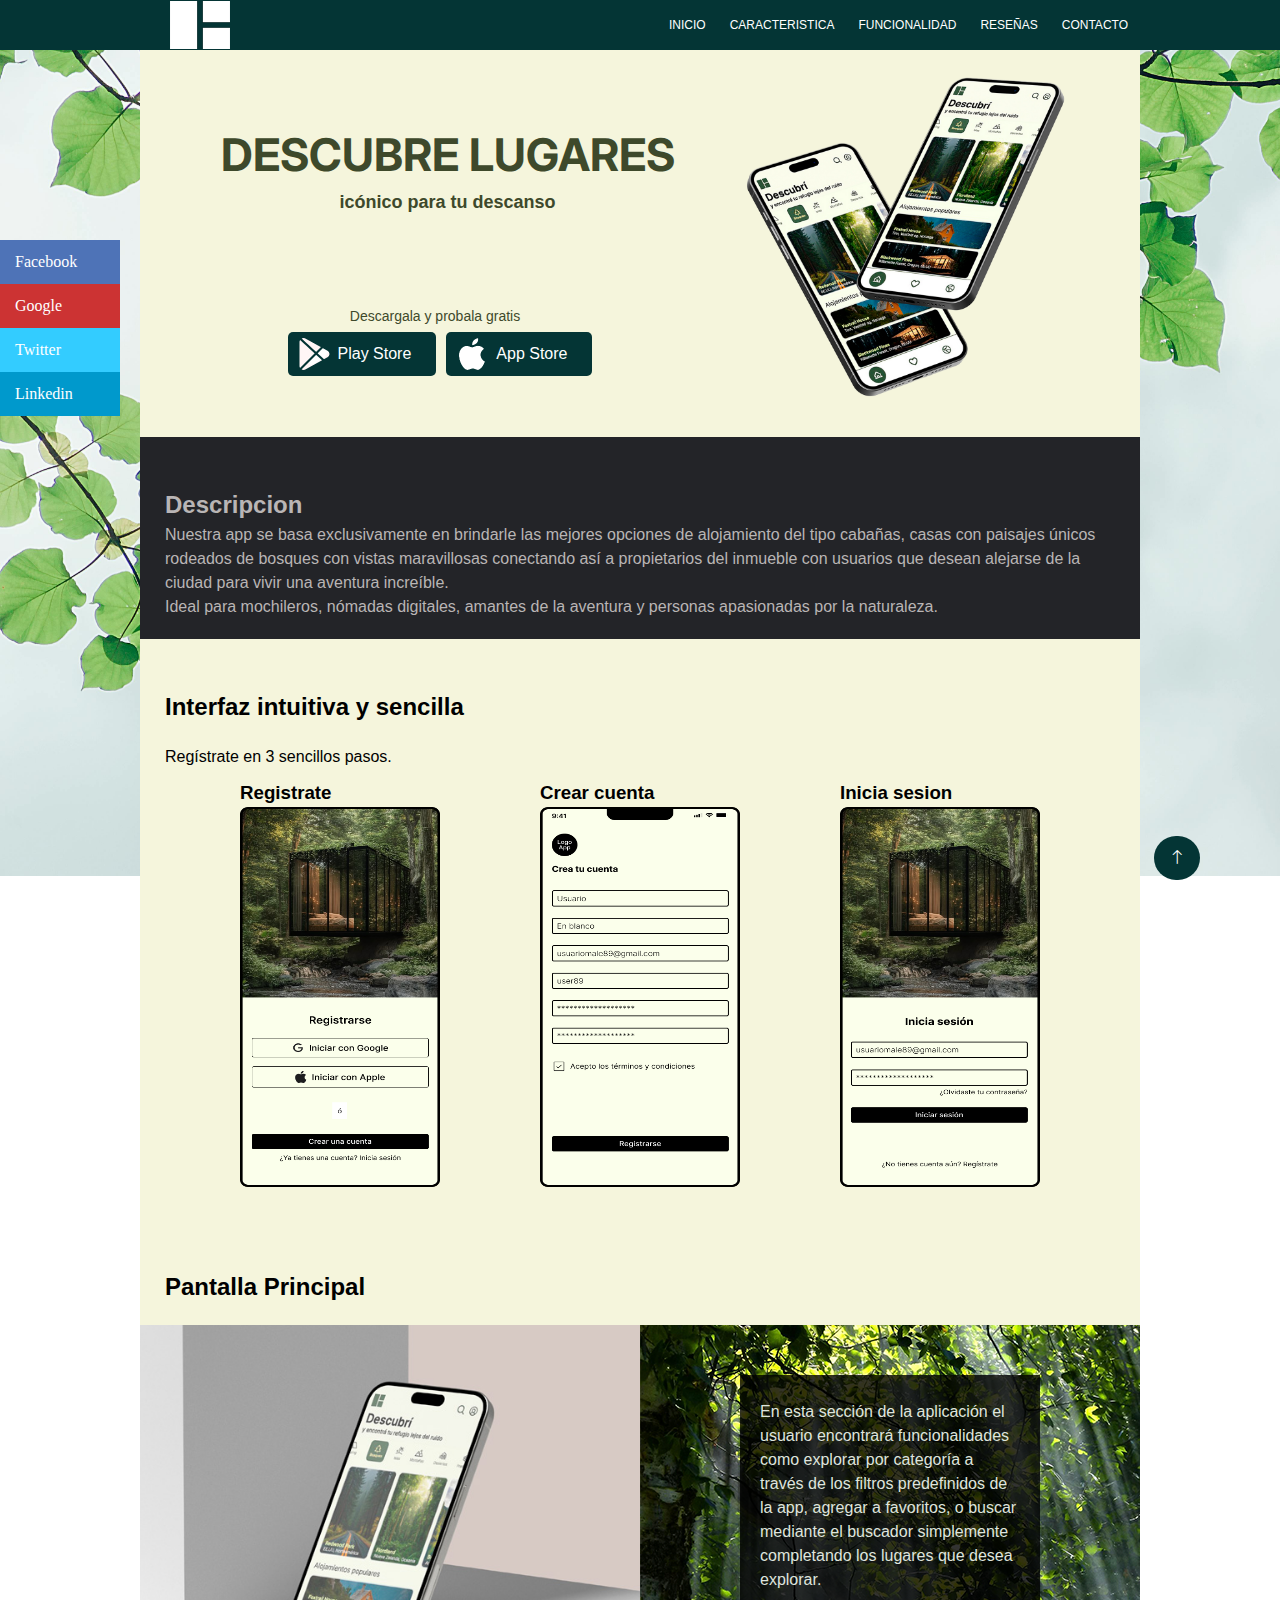
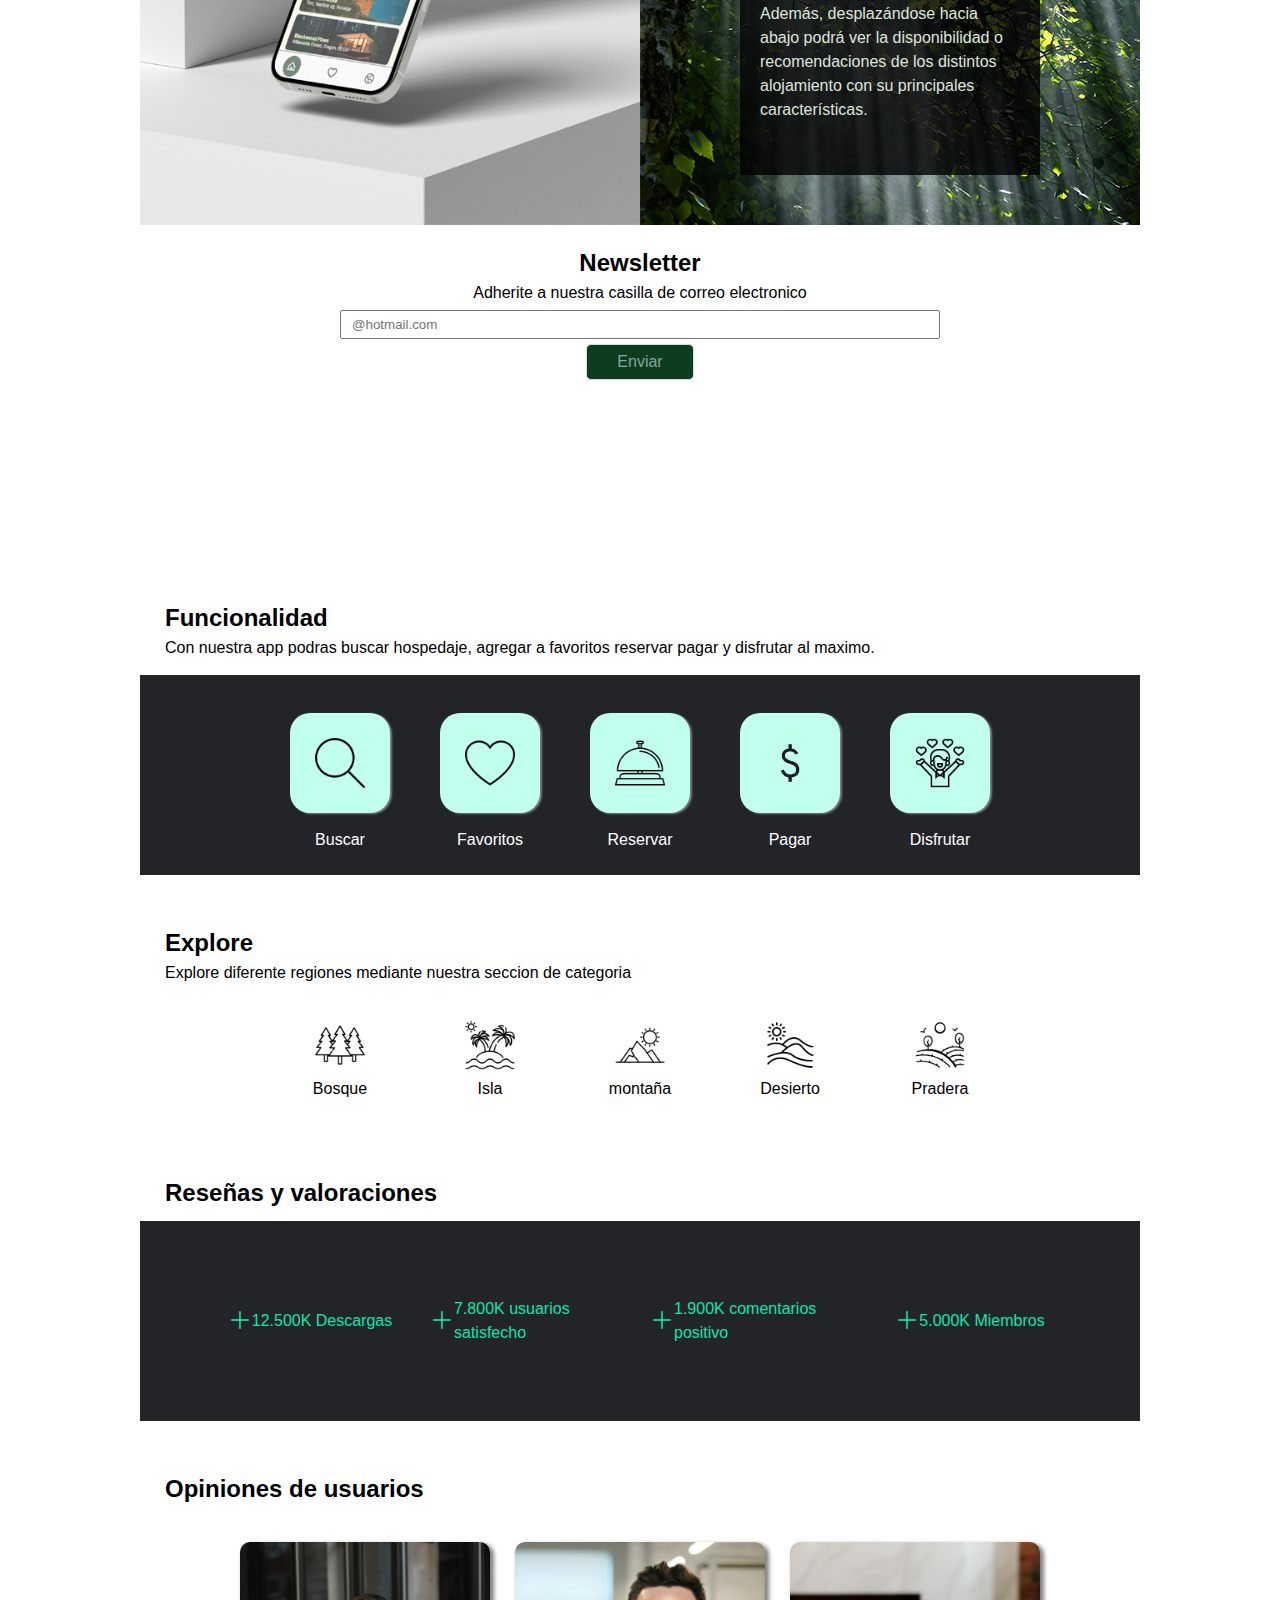
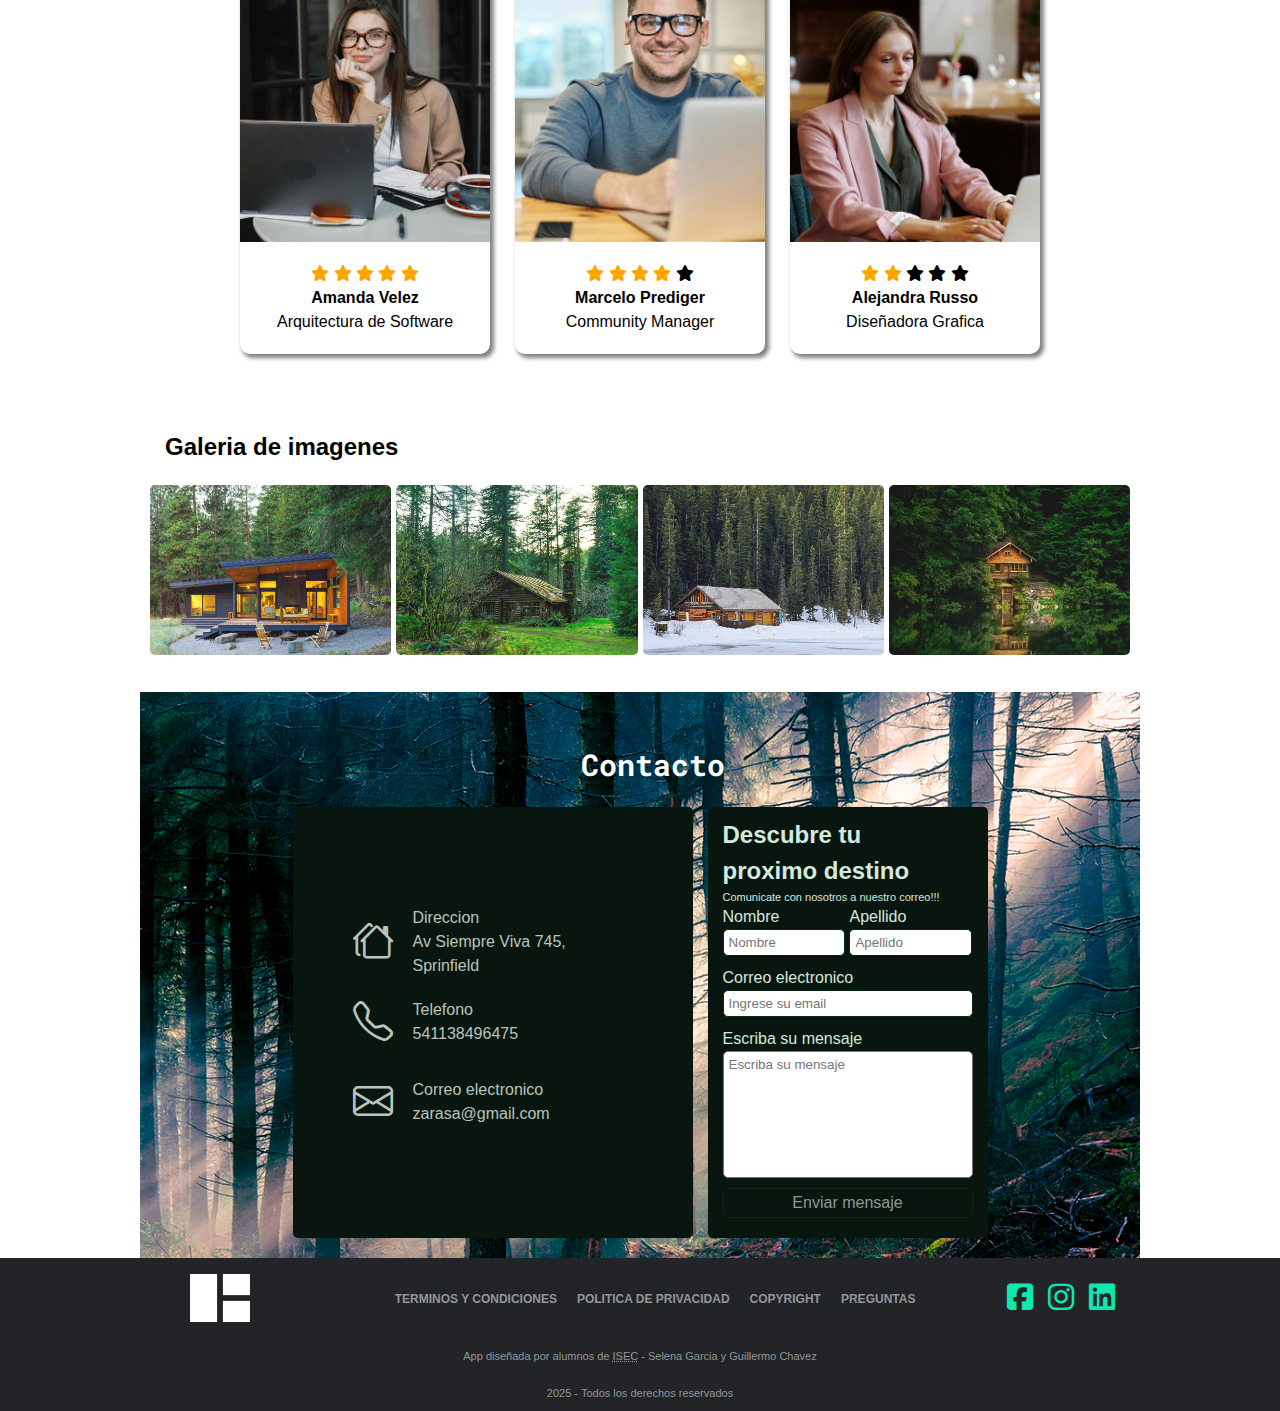
<file: index.html>
<!DOCTYPE HTML>
<html lang="es">
<head>
	<meta charset="UTF-8">
	<title>Proyecto Landing Pages</title>
	<link rel="stylesheet" href="https://cdnjs.cloudflare.com/ajax/libs/font-awesome/6.7.2/css/all.min.css" integrity="sha512-Evv84Mr4kqVGRNSgIGL/F/aIDqQb7xQ2vcrdIwxfjThSH8CSR7PBEakCr51Ck+w+/U6swU2Im1vVX0SVk9ABhg==" crossorigin="anonymous" 
	    referrerpolicy="no-referrer" />
		
	<link rel="stylesheet" href="https://fonts.googleapis.com/css2?family=Material+Symbols+Outlined:opsz,wght,FILL,GRAD@20..48,100..700,0..1,-50..200&icon_names=search_
	&icon_names=home_&icon_names=menu_&icon_names=star_&icon_names=attach_money" />
	
	<link rel="stylesheet" href="https://cdn.jsdelivr.net/npm/bootstrap-icons@1.13.1/font/bootstrap-icons.min.css">
	<link rel="preconnect" href="https://fonts.googleapis.com">
	<link rel="preconnect" href="https://fonts.gstatic.com" crossorigin>
	<link href="https://fonts.googleapis.com/css2?family=Roboto+Mono:ital,wght@0,100..700;1,100..700&display=swap" rel="stylesheet">
	
	
	<!--Archivos CSS y JS de LIBRERIAS  GLIGHTBOX-->
	<link rel="stylesheet" href="pages/glightbox.css" />
	<script src="pages/glightbox.min.js"></script>
	
	<link rel="stylesheet" href="pages/estilo.css" />	
	<link rel="shortcut icon" href="iconos/favicon.png" type="image/x-icon">
</head>
<body>
	<header id="inicio">
		<div class="section-principal ">
		<h1><a href="#">Logo App</a></h1>
			<nav>
				<ul class="lista">
					<li><a href="index.html">inicio</a></li>
					<li><a href="#caracteristica">caracteristica</a>
						<ul>
							<li><a href="#caracteristica">Descripcion</a></li>
							<li><a href="#interfaz">Interfaz</a></li>
							<li><a href="#home">Pantalla principal</a></li>
						</ul>
						<li><a href="#funcionalidad">Funcionalidad</a></li>
					</li>
					<li><a href="#resenas">Reseñas</a>
						<ul>
							<li><a href="#lugares">Explorar</a></li>
							<li><a href="#valoraciones">Valoraciones</a></li>
							<li><a href="#galeria">Galeria de imagenes</a></li>
						</ul>
					</li>
					<li><a href="#contacto">Contacto</a></li>
				</ul>
			</nav>
		</div>
	</header>
	<main>
		<section id="volver" class="section-principal ">
			<div class="box-1">
				<div class="column-1">
					<h2><span class="titulo">DESCUBRE LUGARES</span> icónico para tu descanso</h2>
					
					<div class="btn-nav" >
						<p>Descargala y probala gratis</p>
						<div class="btn">
							<a href="https://play.google.com/" target="_blank">Play Store</a>
							<a href="https://www.apple.com/la/app-store/" target="_blank" class="btn-nav-b">App Store</a>
						</div>
					</div>
					
				</div>
				
				<div class="column-2" >
					<img src="./imagenes/home_01.png" alt="imagen de celular" title="Foto de un celular" />
				</div>
				<br clear="all" /> 
			</div>
		</section>
		
		<section id="caracteristica"> 
			<div class="section-principal" id="descripcion">
				<h2>Descripcion</h2>
				<p>Nuestra app se basa exclusivamente en brindarle las mejores opciones de alojamiento del tipo cabañas,
						casas con paisajes únicos rodeados de bosques con vistas maravillosas conectando así a propietarios del inmueble 
						con usuarios que desean alejarse de la ciudad para vivir una aventura increíble. <br />
						Ideal para mochileros, nómadas digitales, amantes de la aventura y personas apasionadas por la naturaleza.
				</p>
			</div>
		</section>
		<section id="interfaz">
			<div class="section-principal">
				<h2>Interfaz intuitiva y sencilla</h2>
				<p> Regístrate en 3 sencillos pasos.</p>
				
				<div class="flex-container">
					<div class="box-interfaz">
						<h3>Registrate</h3>
						<img src="imagenes/registrarte.png" alt="imagen de celular" title="Foto de un celular" />
					</div>
					<div class="box-interfaz">
						<h3>Crear cuenta</h3>
						<img src="imagenes/crear_cuenta.png" alt="imagen de celular" title="Foto de un celular" />
					</div>
					<div class="box-interfaz">
						<h3>Inicia sesion</h3>			
						<img src="imagenes/inicia_sesion.png" alt="imagen de celular" title="Foto de un celular" />
					</div>
				</div>
			</div>
		</section>
		<section id="home">
			<div class="section-principal">
				<h2>Pantalla Principal</h2>
				<div class="container-img">
					<img src="imagenes/Scene_03.jpg" alt="imagen de celular" title="Foto de un celular" />
				</div>
				<div class="parrafo">
					<p>
						En esta sección de la aplicación el usuario encontrará  funcionalidades como explorar por categoría a través de los filtros predefinidos de la app, 
						agregar a favoritos, o buscar mediante el buscador simplemente completando los lugares que desea explorar.					
					<span class="parrafo-texto">Además, desplazándose hacia abajo podrá ver la disponibilidad o recomendaciones de los distintos alojamiento con su principales características.</span>
					</p>
				</div>				
				<div class="both"><div/>
			</div>
		</section>
		
		<section id="newsletter">
			<div class="section-principal">
				<h2>Newsletter</h2>
				<!--<p>Adherite a nuestra casilla de correo electronico</p>-->
				<form class="form" action="pages/gracias.html" method="post">
					<label for="fname">Adherite a nuestra casilla de correo electronico</label><br>
					<input type="text" placeholder="@hotmail.com" id="fname" name="fname"><br>
					<input id="submit" type="submit" value="Enviar">
				</form>
			</div>
		</section>
		
		<section>
			<div class="section-principal">
				<div id="container-banner">		
					<img src="banner/banner_01.jpg" alt="banner" title="banner" />
					<img src="banner/banner_02.jpg" alt="banner" title="banner" />
					<img src="banner/banner_03.jpg" alt="banner" title="banner" />
					<img src="banner/banner_04.jpg" alt="banner" title="banner" />
				</div>
			</div>
	</section>
	
		<section id="funcionalidad">
			<div class="section-principal">
					<div class="encabezado">
						<h2>Funcionalidad</h2>
						<p>Con nuestra app podras buscar hospedaje, agregar a favoritos reservar pagar y disfrutar al maximo.</p>
					</div>
					<div class="container-box-2">
						<div class="box-2">
							<img src="iconos/Icono_de_buscar.png" alt="icono de buscar" title="icono de buscar" width="20" height="20" />
							<span>Buscar</span>
						</div>
						<div class="box-2">
							<img src="iconos/favorito_01.png" alt="icono de favoritos" title="icono de favoritos" width="50" height="50" />
							<p>Favoritos</p>
						</div>
						<div class="box-2">
							<img src="iconos/Icono_de_Reservas_01.png" alt="icono de reservar" title="icono de reservar" width="50" height="50" />
							<p>Reservar</p>
						</div>
						<div class="box-2">
							<img src="iconos/attach_money.png" alt="icono de pagar" title="icono de pagar" width="50" height="50" />
							<p>Pagar</p>
						</div>
						<div class="box-2">
							<img src="iconos/Icono_de_Felicidad.png" alt="icono de felicidad" title="icono de felicidad" width="50" height="50" />
							<p>Disfrutar</p>
						</div>
					</div>			
			</div>			
		</section>
		
		<section id="lugares">
			<div class="section-principal">
					<div class="subtitulo">
						<h2>Explore</h2>
						<p>Explore diferente regiones mediante nuestra seccion de categoria</p>
					</div>
					<div class="container-lugares">
						<div>
							<a href="#"><img src="iconos/bosque.png" alt="icono de bosque" title="icono de bosque" width="50" height="50"/></a>
							<span>Bosque</span>
						</div >
						<div>
							<a href="#"><img src="iconos/isla.png" alt="icono de isla" title="icono de isla" width="50" height="50" /></a>
							<span>Isla</span>
						</div>
						<div>
							<a href="#"><img src="iconos/montanas.png" alt="icono de montaña" title="icono de montaña" width="50" height="50"/></a>
							<span>montaña</span>
						</div>
						<div>
							<a href="#"><img src="iconos/desierto.png" alt="icono de desierto" title="icono de desierto" width="50" height="50" /></a>
							<span>Desierto</span>
						</div>
						<div>
							<a href="#"><img src="iconos/pradera.png" alt="icono de pradera" title="icono de pradera" width="50" height="50" /></a>
							<span>Pradera</span>
						</div>
					</div>
				</div>
		</section>
	
		<section id="resenas">
			<div class="section-principal">
				<h2 class="subtitulo">Reseñas y valoraciones</h2>
				<div class="container-resenas">
					<div><i class="bi bi-plus-lg" ></i><span>12.500K Descargas</span></div>
					<div><i class="bi bi-plus-lg" ></i> <span>7.800K usuarios satisfecho</span></div>
					<div><i class="bi bi-plus-lg" ></i><span>1.900K comentarios positivo</span></div>
					<div><i class="bi bi-plus-lg" ></i><span>5.000K Miembros</span></div>
				</div>
			</div>
		</section>
		
		<section id="valoraciones">
			<div class="section-principal">
				<h2>Opiniones de usuarios</h2>
				<div class="container-card">
				<div class="card">
					<img src="imagenes/Perfil_01.jpg" alt="Avatar" height="300">
					<div class="card-dos">
						<span class="fa fa-star checked"></span>
						<span class="fa fa-star checked"></span>
						<span class="fa fa-star checked"></span>
						<span class="fa fa-star checked"></span>
						<span class="fa fa-star checked"></span>
						<h4>Amanda Velez</h4> 
						<p>Arquitectura de Software</p> 
					</div>
				</div>
				<div class="card">
					<img src="imagenes/Perfil_03.jpg" alt="Avatar" height="300">
					<div class="card-dos">
						<span class="fa fa-star checked"></span>
						<span class="fa fa-star checked"></span>
						<span class="fa fa-star checked"></span>
						<span class="fa fa-star checked"></span>
						<span class="fa fa-star"></span>
						<h4>Marcelo Prediger</h4> 
						<p>Community Manager</p> 
					</div>
				</div>
				<div class="card">
					<img src="imagenes/Perfil_02.jpg" alt="Avatar" height="300">
					<div class="card-dos">
						<span class="fa fa-star checked"></span>
						<span class="fa fa-star checked"></span>
						<span class="fa fa-star"></span>
						<span class="fa fa-star"></span>
						<span class="fa fa-star"></span>
						<h4>Alejandra Russo</h4> 
						<p>Diseñadora Grafica</p> 
					</div>
				</div>
			</div>
			</div>		
		</section>
		
		<section>
			<div class="social">
				<ul>
					<li class="facebook"><a href="https://www.facebook.com/"  target="_blank">Facebook</a></li>
					<li class="google"><a href="http://www.google.com" target="_blank">Google  </a></li>
					<li class="twitter"><a href="http://www.twitter.com" target="_blank">Twitter </a></li>
					<li class="linkedin"><a href="https://www.linkedin.com/" target="_blank">Linkedin</a></li>
				</ul>
			</div>
		</section>
		
		
		<section id="galeria">
			<div class="section-principal">
				<h2>Galeria de imagenes</h2>
				<div class="container-image">
					<a href="imagenes/imagen_01.jpg" class="glightbox"><img src="imagenes/imagen_01.jpg" alt="cabañas-bosques" title="Imagen de paisaje "/></a>
					<a href="imagenes/imagen_02.jpg" class="glightbox"><img src="imagenes/imagen_02.jpg" alt="cabaña" title="Imagen de cabaña "/></a>
					<a href="imagenes/imagen_03.jpg" class="glightbox" ><img src="imagenes/imagen_03.jpg" alt="cabaña" title="Imagen de cabaña "/></a>
					<a href="imagenes/imagen_04.jpg" class="glightbox"><img src="imagenes/imagen_04.jpg" alt="cabaña" title="Imagen de cabaña"/></a>
					<!--<img src="imagenes/imagen_05.jpg" alt="cabaña" width="300" height="200" title="Imagen de cabaña " />-->
				</div>
			</div>
		</section>
		
		<section id="contacto">
			
			<div class="section-principal">
				<h2 class="subtitulo">Contacto</h2>
				
				<div class="container-box-3">
				
					<div class="caja-uno">
						<div>
							<i class="bi bi-houses"></i>
							<div class="texto-contacto">
								<span>Direccion</span>
								<span>Av Siempre Viva 745, Sprinfield</span>
							</div>
						</div>
						<div>
							<i class="bi bi-telephone"></i>
							<div class="texto-contacto">
								<p>Telefono</p>
								<span>541138496475</span>
							</div>
						</div>
						<div>
							<i class="bi bi-envelope"></i>
							<div class="texto-contacto">
								<span >Correo electronico</span>
								<span>zarasa@gmail.com</span>
							</div>
						</div>
					</div>
					
					<div class="caja-dos">
						<h2><span class="parrafo">Descubre tu</span> proximo destino</h2>
						<p class="parrafo-dos">Comunicate con nosotros a nuestro correo!!!</p>
						
						<form action="pages/contacto.html" method="get" class="form">
							<div class="input-name"><label for="name">Nombre</label>
								<input type="text" name="name" id="name" placeholder="Nombre" required />
							</div>
							<div class="input-name"><label for="lastname">Apellido</label>
								<input type="text" placeholder="Apellido" id="lastname" name="lastname" required />
							</div>
							<div><label for="email">Correo electronico	</label>
								<input type="text" placeholder="Ingrese su email" id="email" name="email" required>
							</div>
							<div><p>Escriba su mensaje</p>
								<textarea name="Texto" cols="30" rows="8" placeholder="Escriba su mensaje"></textarea>
							</div>
							<div><input type="submit" value="Enviar mensaje" /></div>
						</form>
					</div>
					
				</div>
				
			</div>
			
			<!--<a href="#inicio" class="btn-inicio-1"><img src="iconos/Boton-Volver_01.png" alt="icono de volver" width="40" height="35" /></a>-->
			<a href="#volver" class="btn-inicio-1"><i class="bi bi-arrow-up"></i></a>
		</section>
	</main>
	
	
	<footer id="footer">
		<div class="section-principal">	
			<div class="container-footer">
				<h1><a href="#">Logo App</a></h1>
				<div>
					<ul class="container-condiciones">
						<li><a href="#">Terminos y condiciones</a></li>
						<li><a href="#">Politica de privacidad</a></li>
						<li><a href="#">Copyright</a></li>
						<li><a href="#">Preguntas</a></li>
					</ul>
				</div>
				<div>
					<ul class="container-lista">
						<li><a href="http://www.facebook.com" target="_blank" ><i class="fa-brands fa-square-facebook"></i></a></li>
						<li><a href="http://www.instagram.com" target="_blank"><i class="fa-brands fa-instagram"></i></a></li>
						<li><a href="http://www.linkedin.com" target="_blank"><i class="fa-brands fa-linkedin"></i></a></li>				
					</ul>
				</div>
			</div>
			
			<p class="texto-footer">App diseñada por alumnos de <abbr title="Instituto Sudamericano para la Enseñanza de la comunicación">ISEC</abbr> - Selena Garcia y Guillermo Chavez</p>
			<p class="texto-footer derecho">2025 - Todos los derechos reservados</p>
		</div>	
	</footer>
	
	<script type="text/javascript">
		const lightbox = GLightbox({ });
	</script>
</body>
</html>
</file>
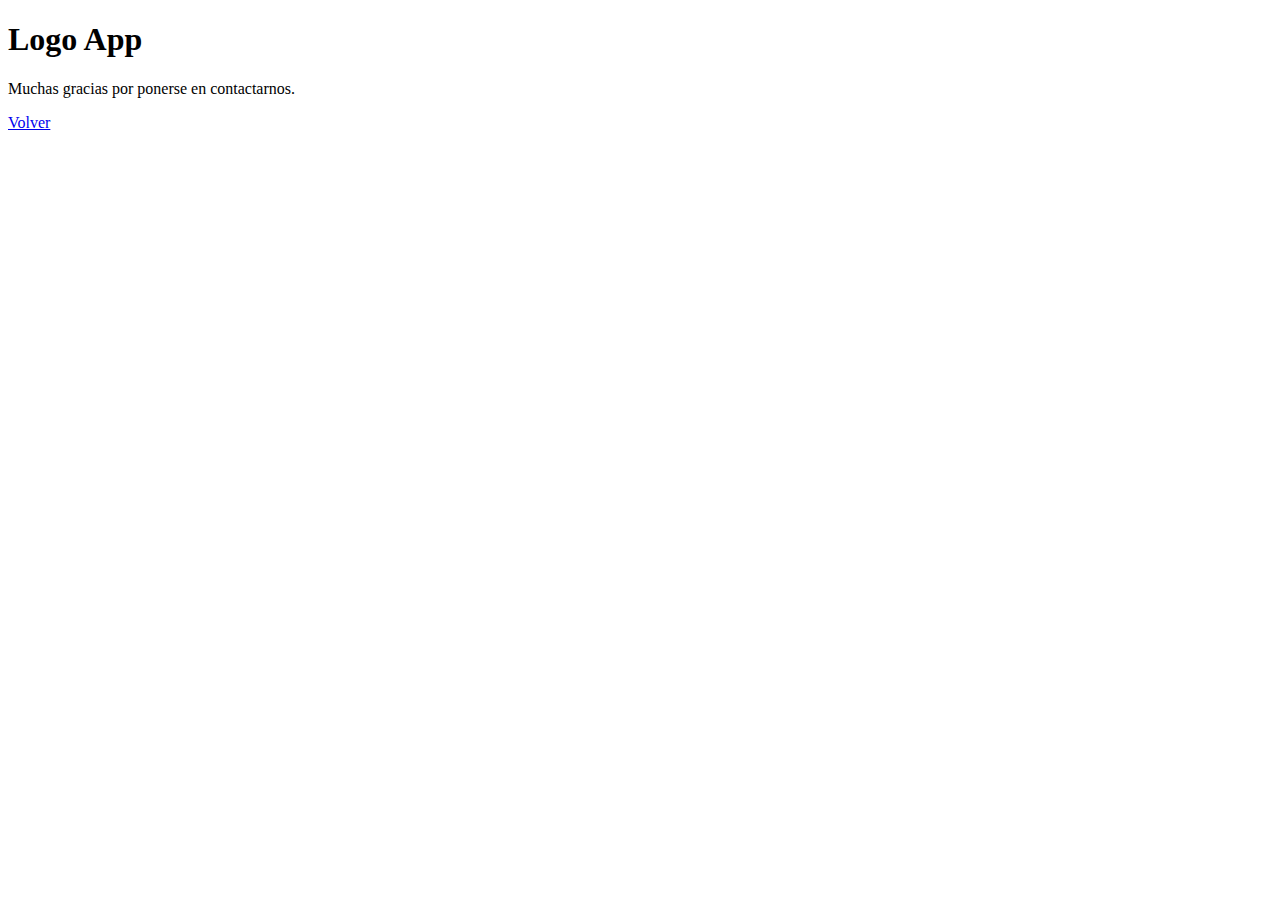
<file: pages/contacto.html>
<!DOCTYPE HTML>
<html lang="en-US">
<head>
	<meta charset="UTF-8">
	<title></title>
</head>
<body>
	<header>
		<h1>Logo App</h1>
	</header>
	<main>
		<section>
			<p>Muchas gracias por ponerse en contactarnos.</p>
			<div>
				<a href="../index.html">Volver</a>
			</div>
		</section>
	</main>
	
</body>
</html>
</file>
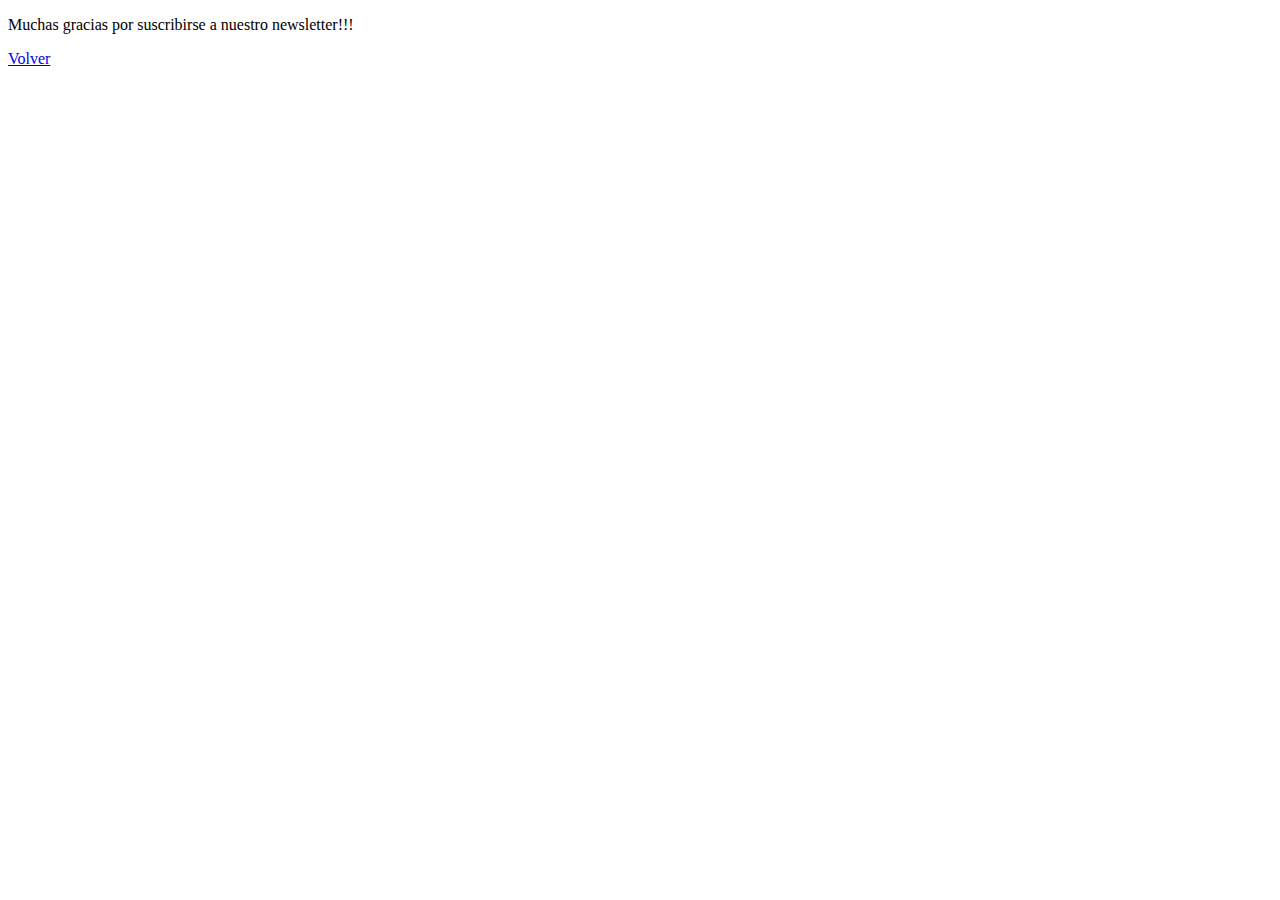
<file: pages/gracias.html>
<!DOCTYPE HTML>
<html lang="en-US">
<head>
	<meta charset="UTF-8">
	<title></title>
</head>
<body>
	<p>Muchas gracias por suscribirse a nuestro newsletter!!!</p>
	<a href="../index.html">Volver</a>
</body>
</html>
</file>
<file: pages/estilo.css>
@import url('https://fonts.googleapis.com/css2?family=EB+Garamond:ital,wght@0,400..800;1,400..800&display=swap');
@import url('https://fonts.googleapis.com/css2?family=Inter:ital,opsz,wght@0,14..32,100..900;1,14..32,100..900&display=swap');

	*{		
		margin: 0;
		padding: 0;
		box-sizing: border-box;
	}
	body{
		/*background-color: #79804D;*/
		font-family: Helvetica, Segoe UI, Verdana;
		font-size: 16px;
		font-weight: normal;
		line-height: 1.5;
		font-style: normal;
		background-image: url(../imagenes/bg-fondo-01.jpg); 		
		background-position: center;
		background-repeat: no-repeat;
		background-size: 100%;
		background-attachment: fixed;
	}
	header, main, section, footer{
		width: 100%;
	}
	h1{
		/*padding: 20px 20px; */
		background-image: url(../iconos/logo.png);
		background-repeat: no-repeat;
		background-position: 30px center;
		/*text-indent: -500px;*/
	  }
	  h1 a{
		color: transparent;
	  }
	#home{
		width: 100%;
	}
	.section-principal{
		width: 1000px;
		margin: auto;
		background-color: white;
	}	
	.container-card{
			display: flex;
			justify-content: center;
			gap: 25px;
			padding-top: 25px;
			padding-bottom: 25px;
		}
	.card {
			box-shadow: 3px 3px 4px 1px Gray;
			transition: 0.3s;
			width: 250px;	
			border-radius: 10px 10px;
			cursor:pointer;
		}
		.container-card .card img{
			width: 100%;
			margin-bottom: 20px;
			display: block;
			border-radius: 10px 10px 0px 0px;
		}
		.card:hover {
			box-shadow: 1px 8px 16px 1px Gray;
		}
		.checked{
			color: orange;
		}
		.card .card-dos{
			text-align: center;
			padding-bottom: 20px;
		}
		header{
			background-color: #043535;
			z-index: 1;
		}
		header .section-principal{
			background-color: #043535;
			height: 50px;
			display: flex;
			justify-content: space-between;
			align-items: center;
			position: sticky;
			top: 0px;
		}
		nav ul{
			display: flex;	
			justify-content: space-between;
		}
		nav ul li{
			list-style-type: none;
		}
		nav ul li a{
			text-decoration: none;
			text-transform: Uppercase;
			font-size: 12px;
			background-color: #043535; 
	        color: white; 
			padding: 16px 12px; 
			display: block;
		}
		 .lista > li{
			float: left;
		} 
		 .lista li a:hover{
			background-color: #005e50;
			transition: 0.5s;
		}
		 .lista li ul {
			display: none;
		    position: absolute;
			min-width: 140px
		}
		 .lista li:hover > ul{
			display: block;
		}
		.lista li ul li{
			position: relative;
		}
		.lista li ul li ul {
			right:-140px;
			top: 0px;
		}
		header{
			position: sticky;
			top: 0px;
		}
		main .section-principal .box-1{
			background-color: beige;
		}
		.section-principal .box-1{
			background-color: #e0e0e0;
			display: flex;
			justify-content: center;
			align-items: center;
			gap: 10px;
		}
		.section-principal .box-1 .column-2{
			/*margin-left: 10px;*/
		}
		.section-principal .box-1 .column-1, .column-2{
			/*height: 500px;*/
			padding: 15px 20px 15px 25px;
		}
		.section-principal .box-1 .column-1{
			display: flex;
			flex-direction: column;
			justify-content: start;
		}
		.section-principal .box-1 .column-1 h2{
			margin: 10px 0px 80px 25px;
			color: #3e492b;
			font-family: Helvetica;
			font-size: 18px;
			text-align: center;
		}
		.section-principal .box-1 .column-1 .titulo{	
			display: block;
			font-size: 45px;
			color: #3e492b;
			font-family: Inter, sans-serif;
			font-weight: 700;
		}
		.section-principal .box-1 .column-2 img{
			width: 350px;
			/*height: 400px;*/
		}
		.section-principal .box-1 .column-1 .btn-nav{
			margin-top: 50px;
			/*width: 300px;*/
			margin: auto;
			text-align: center;
		}
		.section-principal .box-1 .column-1 .btn-nav .btn{
			display: flex;
			justify-content: space-evenly;
		}
		.section-principal .box-1 .column-1 .btn-nav .btn a{
			background-color: #043535;
			color: white;
			text-decoration: none;
			padding: 10px 25px 10px 50px;
			margin-left: 10px;
			border-radius: 5px;
			background-image: url(../iconos/google-play.png);
			background-repeat: no-repeat;
			background-position: 10px center;
			background-size: 32px 32px;
		}
		.section-principal .box-1 .column-1 .btn-nav .btn .btn-nav-b{
			background-image: url(../iconos/icono-de-apple.png);
			background-repeat: no-repeat;
			background-position: 10px center;
			background-size: 32px 32px;
		}
		.section-principal .box-1 .column-1 .btn-nav .btn a:hover{
			text-decoration: underline;
			background-color: black;
			opacity: 1;
		}
		.btn-nav p{
			padding: 10px 0px 5px 0px;
			font-family: Helvetica, Arial, Verdana;
			font-size: 14px;
			color: #3e492b;
		}
		#caracteristica .section-principal{
			background-color: #232428;
			padding: 50px 20px 20px 25px;
			color: #b9b5b5;
		}
		#interfaz .section-principal{
			background-color: beige;
			padding-top: 0px;
			padding-bottom: 25px;	
		}
		.section-principal .flex-container{
			display: flex;
			justify-content: space-evenly;	
		}
		.section-principal .flex-container .box-interfaz img{
			width: 200px;
			height: 380px;
		}
		#interfaz .section-principal h2{
			padding: 50px 0px 10px 25px;
		}
		#interfaz .section-principal p{
			padding: 10px 0px 10px 25px;
		}
		#home .section-principal h2{
			background-color: beige;
			padding: 50px 0px 20px 25px;
		}
		#home .section-principal .parrafo{
			width: 500px;
			height: 500px;
			float: right;
			background-color: red;
			padding: 50px 50px;
			background-image: url(../imagenes/fondo.png); 		
			background-position: center;
			background-repeat: repeat;
			background-size: 100%;
		}
		.section-principal .parrafo p{
			background: rgba(0, 0, 0, 0.8);
			color: #dfe4dd;
			width: 300px;
			margin: auto;
			height: 400px;
			/*text-align: justify;*/
			padding: 25px 20px;
		}
		.section-principal .parrafo span{
			display: block;
			margin-top: 10px;
		}
		#home .section-principal .container-img{
			width: 500px;
			height: 500px;
			background-color: #043535;
			float: left;	
			/*padding-top: 25px;*/
		}
		#home .section-principal img{
			width: 100%;
			height: 100%;
		}
		#home .both{
			clear: both;
		}
		#funcionalidad .section-principal .container-box-2{
			display: flex;
			height: 200px;
			justify-content: center;
			align-items: center;
			flex-direction: row;
			gap: 50px;
			background-color: #232428;
			color: white;
		}
		.container-box-2 .box-2{
			text-align: center;
		}
		.container-box-2 .box-2 img{
			padding: 25px 25px;
			color: white;
			background-color: #c1ffee;
			box-shadow: 2px 1px 2px Gray;
			border-radius: 20px;
			height: 100px;
			width: 100px;			
			margin-top: 15px;
			margin-bottom: 15px;
			display: flex;
			justify-content: center;
			align-items: center;
			flex-direction: column;
			cursor: pointer;
		}
		.container-box-2 .box-2 img:hover{
			box-shadow: 1px 1px 8px 1px Gray;
			transition: 0.3s;
		}
		#funcionalidad .section-principal .encabezado{
			padding: 50px 0px 15px 25px;
		}		
		#newsletter .section-principal{
			padding: 20px 0px;
		}
		#newsletter .section-principal h2{
			text-align: center;
		}
		#newsletter .section-principal .form{
			text-align: center;
		}
		#newsletter .section-principal .form input[type="text"]{
			width: 600px;
			padding: 5px 0px 5px 10px;
			margin: 5px 0px;
		}
		input[type=text]:focus{
			background-color: #e4f3ef;
		}
		.form input[type="submit"]{
			padding: 8px 30px 8px 30px;
			background-color: #09160f;
			color: #919695;
			cursor: pointer;
			border-radius: 5px;
			font-size: 16px;
			border: 1px solid #d5dfd9;
		}
		#submit{
			background-color: #0e3c1f;
			color: #88a49e;
		}
		.form input[type="submit"]:hover{
			color: white;
			background-color: #2c4735;
			opacity: 0.9;
		}
		#lugares .section-principal .container-lugares{
			display: flex;
			justify-content: center;
			align-items: center;
			flex-direction: row;
			gap: 50px;
		}
		.section-principal .subtitulo{
			padding: 50px 0px 10px 25px;
		}
		.section-principal .container-lugares div{
			width: 100px;
			height: 100px;
			display: flex; 
			flex-direction: column;
			justify-content: center;
			align-items: center;
			margin-top: 15px;
			margin-bottom: 15px;
		}
		.section-principal .container-resenas{
			background-color: #232428;
			color: #0ce6aa;
			height: 200px;
			display: flex;			
			justify-content: center;
			align-items: center;
			gap: 0px 20px;
		}
		.bi-plus-lg{
			color: #0ce6aa;
			font-size: 24px;
			font-weight: 900;
		}
		.section-principal .container-resenas img{
			width: 60px;
			color: #0ce6aa;
		}
		.section-principal .container-resenas div{
			width: 200px;
			height: 80px;
			margin-top: 10px;
			margin-bottom: 10px;		
			display: flex;
			justify-content: center;
			align-items: center;
			flex-direction: row;
			flex-wrap: nowrap;
		}
		.section-principal .subtitulo{
			padding: 50px 0px 10px 25px;
		}
		#valoraciones .section-principal h2{
			padding: 50px 0px 10px 25px;	
		}
		.section-principal .container-box-3{
			display: flex;
			justify-content: center;
			padding: 10px 0px 20px 0px;
			gap: 15px;
		}
		.bi-houses, .bi-telephone, .bi-envelope{
			font-size: 40px;
		}
		.section-principal .container-box-3 .caja-uno{
			background-color:  #09160f;
			color: #b9c4be;
			/*box-shadow: 0px 0px 1px 0.5px Gray;*/
			border-radius: 5px;
			width: 400px;
			display: flex;
			align-items: center;
			justify-content: center;
			flex-direction: column;
			gap: 20px;
		}
		.texto-contacto{
			display: flex;
			justify-content: start;
			align-items: start;
			flex-direction: column;
			margin-left: 20px;
		}
		#contacto .section-principal{
			background-color: #d0d9cc;
			background-image: url(../imagenes/imagen-ocho.png);
			background-repeat: no-repeat;
			background-size: cover;
		}
		.container-box-3 .caja-uno div{
			width: 280px;
			height: 60px;
			display: flex;
			justify-content: center;
		}
		.section-principal .container-box-3 .caja-dos{
			border-radius: 5px;
			background-color:  #09160f;
			color: #d4e9de;
			width: 280px;
			padding: 10px 15px;
		}
		.caja-dos .parrafo{
			display: block;
		}
		.caja-dos .parrafo-dos{
			font-size: 11px;
		}
		.section-principal form textarea{
			border-radius: 5px;
			outline: none;
			resize: none;
			display: block;
			width: 100%;
			margin: auto;
			margin-bottom: 10px;
			padding: 5px 0px 0px 5px;
			font-family: Helvetica;
		}
		.section-principal form textarea:focus{
			background-color: #e4f3ef;
		}
		.container-box-3 .form input{
			display: block;
			width: 100%;
			/*margin: auto;*/
			outline: none;
			margin-bottom: 10px;
			padding: 5px 5px;
			border-radius: 5px ;
			border: 0.1px solid #042910;
			outline: none;
			resize: none;
			cursor: pointer;
		}
		.form .input-name{
			width: 49%;
			display: inline-block;
		}
		#contacto .section-principal .subtitulo{
			padding: 50px 0px 10px 25px;
			text-align: center;
		}
		footer, #footer .section-principal{
			background-color: #232428;
			color: #919695;
		}
		.section-principal .container-footer{
			height: 80px;
			display: flex;
			justify-content: space-between;
			align-items: center;
			padding: 0 20px;
		}
		.section-principal .container-footer .container-condiciones{
			list-style: none;
			display: flex;
			justify-content: center;
			align-items: center;
			gap: 20px;			
		}
		.container-condiciones li a{
			text-decoration: none;
			color: #919695;
			text-transform: Uppercase;
			font-family: Helvetica, Segoe UI, Verdana;
			font-weight: bold;
			font-size: 12px;
		}
		.section-principal .container-footer .container-lista{
			list-style: none;
			display: flex;
			justify-content: center;
			align-items: center;
			gap: 5px;
		}
		.fa-brands{
			color: #0be9ae;
			font-size: 30px;
			padding: 0px 5px;
		}
		.fa-brands:hover{
			color: #dce1e0;
			transition: 0.3s;
		}
		.section-principal .texto-footer{
			text-align: center;
			padding: 10px 0px;
			font-size: 11px;
		}
		.btn-inicio-1{
			position: fixed;
			bottom: 20px;
			right: 80px;
			width: 50px
			height: 50px;
			background-color: #043535;
			color: white;
			padding: 10px 15px;
			border-radius: 50px;
		}
		.btn-inicio-1:hover{
			background-color: #A5A952;
			color: black;
			transition: 0.5s;
		}
		#galeria .section-principal h2{
			padding: 50px 20px 20px 25px;
		}
		#galeria .section-principal .container-image{
			box-sizing: border-box;
			display: flex;
			justify-content: center;
			align-items: center;
			flex-direction: row;
			gap: 5px 5px;
			padding: 0px 10px 30px 10px;
		}
		#galeria .section-principal img{
			opacity: 0.9;
			width: 100%;
			height: auto;
			border-radius: 5px;
		}
		#galeria .section-principal img:hover{
			opacity: 1;
			cursor: pointer;
			box-shadow: 0px 0px 10px 1px Gray;
			transition: 0.3s;
		}
		.column-1 .titulo{
			font-family: "EB Garamond", serif;
			font-size: 20px;
			color: #0e290e;
			text-transform: uppercase;
		}
		#contacto .subtitulo{
			font-family: "Roboto Mono", monospace;
			color: white;
			font-size: 30px;
		}
	.social ul{
		position: fixed;
		width: 120px;
		left: 0px;
		top: 240px;
		z-index: 2000;
		list-style: none;
	}
	.social a{display: inline-block;
		font-family: Trebuchet MS;
		color: white;   
		padding: 10px 15px;
		text-decoration: none;
		transition: all 500ms ease;
	}
	.social .facebook{
				background-color: #4e73b7;
	}
	.social ul li:hover{
		background-color: #232428;
	}	
	.social .google{
				background-color: #cc3333;
	}
	.social .twitter{
				background-color: #33ccff;
	}
	.social .linkedin{
				background-color: #0099cc;
	}
	.social ul li a:hover{
				padding: 10px 30px;
    }
	
	/*ANIMATION*/
	@keyframes rotar{
		0%{ top: 150px; opacity:0}
		10%{ top: 0px; opacity:1 }
		25%{ top: 0px; opacity:1 }
		35%{  top: -150px; opacity:0}
		100%{ top: 150px; opacity:0}
	}

	#container-banner{
		overflow: hidden;
		width: 1000px;
		height: 150px;
		margin: auto;
		position: relative;
	}
	#container-banner img{
		width: 100%;
		position: absolute;
		top: 150px;
		animation: rotar 8s infinite;
	}
	#container-banner img:nth-child(1){ animation-delay: 0s; }
	#container-banner img:nth-child(2){ animation-delay: 2s; }
	#container-banner img:nth-child(3){ animation-delay: 4s; }
	#container-banner img:nth-child(4){ animation-delay: 6s; }
</file>
